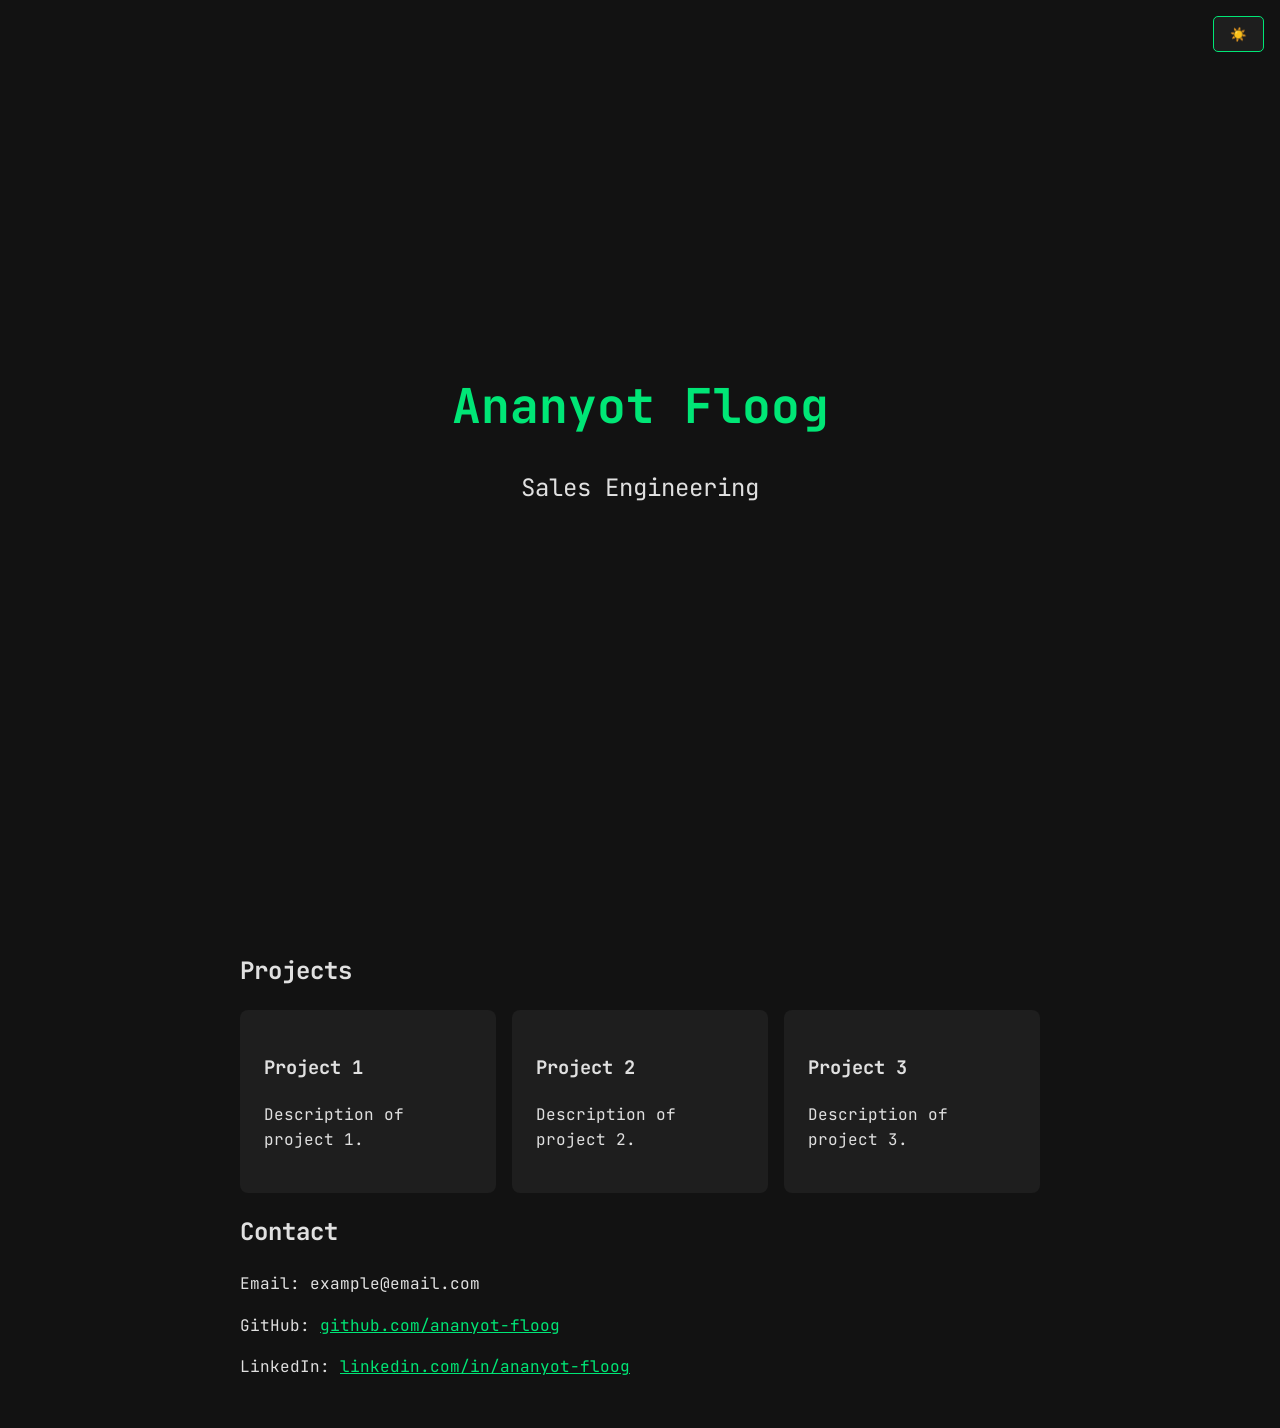
<file: index.html>
<!DOCTYPE html>
<html lang="en">
<head>
    <meta charset="UTF-8">
    <meta name="viewport" content="width=device-width, initial-scale=1.0">
    <title>Ananyot Floog | Sales Engineering Portfolio</title>
    <link rel="stylesheet" href="css/styles.css">
    <link href="https://fonts.googleapis.com/css2?family=JetBrains+Mono:wght@400;700&display=swap" rel="stylesheet">
</head>
<body>
    <button id="theme-toggle" aria-label="Toggle light/dark theme">☀️</button>
    <header>
        <section class="hero">
            <h1>Ananyot Floog</h1>
            <p class="subtitle">Sales Engineering</p>
        </section>
    </header>

    <main>
        <section id="projects">
            <h2>Projects</h2>
            <div class="project-grid">
                <div class="project-card">
                    <h3>Project 1</h3>
                    <p>Description of project 1.</p>
                </div>
                <div class="project-card">
                    <h3>Project 2</h3>
                    <p>Description of project 2.</p>
                </div>
                <div class="project-card">
                    <h3>Project 3</h3>
                    <p>Description of project 3.</p>
                </div>
            </div>
        </section>

        <section id="contact">
            <h2>Contact</h2>
            <p>Email: example@email.com</p>
            <p>GitHub: <a href="#">github.com/ananyot-floog</a></p>
            <p>LinkedIn: <a href="#">linkedin.com/in/ananyot-floog</a></p>
        </section>
    </main>

    <script src="js/scripts.js"></script>
</body>
</html>
</file>
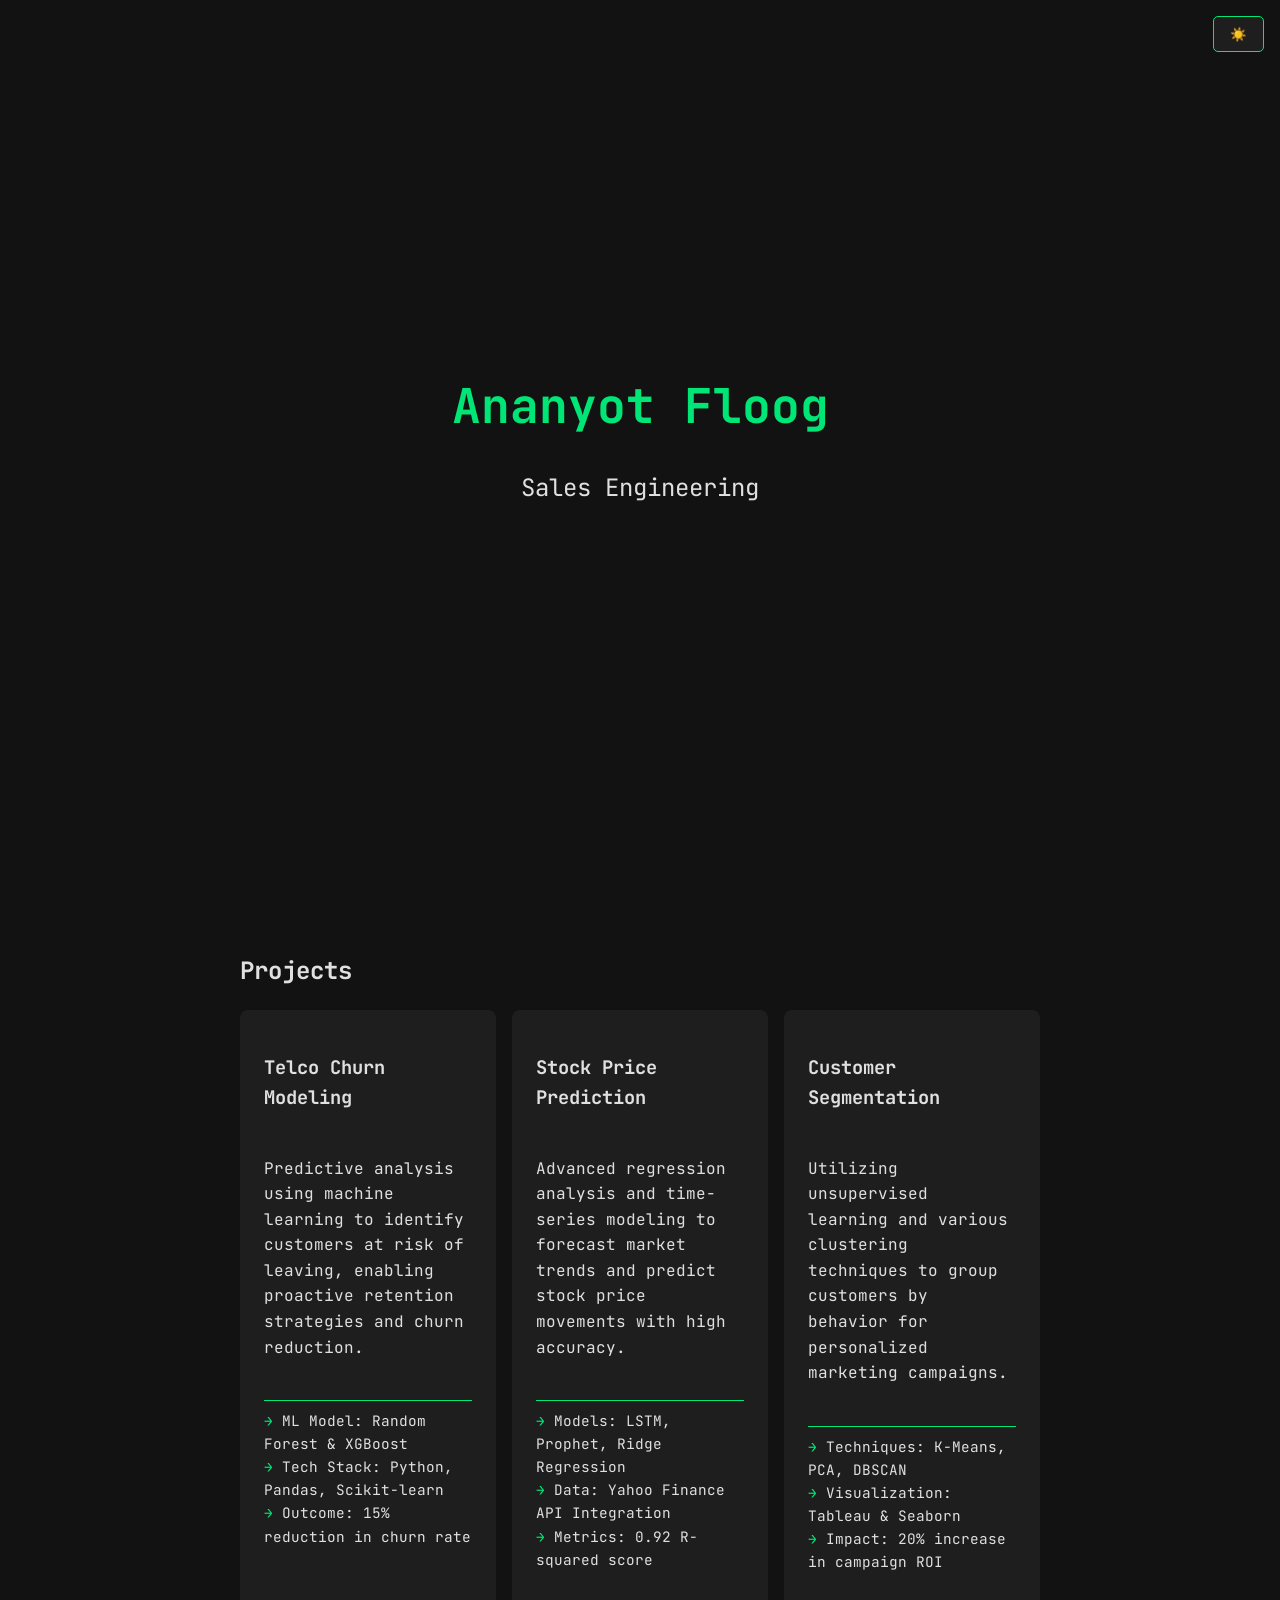
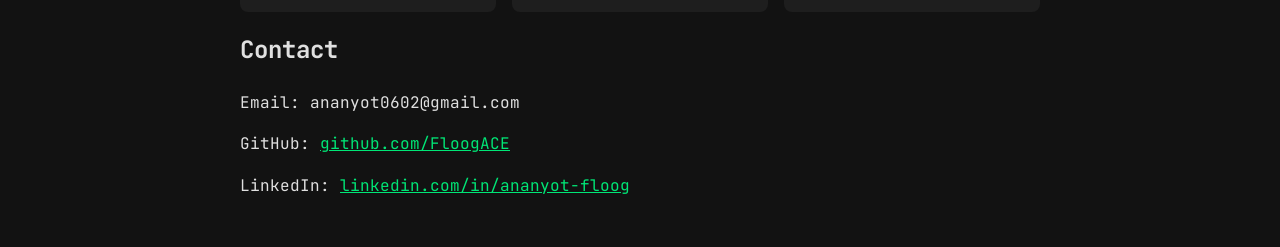
<file: docs/index.html>
<!DOCTYPE html>
<html lang="en">
<head>
    <meta charset="UTF-8">
    <meta name="viewport" content="width=device-width, initial-scale=1.0">
    <title>Ananyot Floog | Sales Engineering Portfolio</title>
    <link rel="stylesheet" href="css/styles.css">
    <link href="https://fonts.googleapis.com/css2?family=JetBrains+Mono:wght@400;700&display=swap" rel="stylesheet">
</head>
<body>
    <button id="theme-toggle" aria-label="Toggle light/dark theme">☀️</button>
    <header>
        <section class="hero">
            <h1>Ananyot Floog</h1>
            <p class="subtitle">Sales Engineering</p>
        </section>
    </header>

    <main>
        <section id="projects">
            <h2>Projects</h2>
            <div class="project-grid">
                <div class="project-card">
                    <h3>Telco Churn Modeling</h3>
                    <p>Predictive analysis using machine learning to identify customers at risk of leaving, enabling proactive retention strategies and churn reduction.</p>
                    <ul class="demo-content">
                        <li>ML Model: Random Forest & XGBoost</li>
                        <li>Tech Stack: Python, Pandas, Scikit-learn</li>
                        <li>Outcome: 15% reduction in churn rate</li>
                    </ul>
                </div>
                <div class="project-card">
                    <h3>Stock Price Prediction</h3>
                    <p>Advanced regression analysis and time-series modeling to forecast market trends and predict stock price movements with high accuracy.</p>
                    <ul class="demo-content">
                        <li>Models: LSTM, Prophet, Ridge Regression</li>
                        <li>Data: Yahoo Finance API Integration</li>
                        <li>Metrics: 0.92 R-squared score</li>
                    </ul>
                </div>
                <div class="project-card">
                    <h3>Customer Segmentation</h3>
                    <p>Utilizing unsupervised learning and various clustering techniques to group customers by behavior for personalized marketing campaigns.</p>
                    <ul class="demo-content">
                        <li>Techniques: K-Means, PCA, DBSCAN</li>
                        <li>Visualization: Tableau & Seaborn</li>
                        <li>Impact: 20% increase in campaign ROI</li>
                    </ul>
                </div>
            </div>
        </section>

        <section id="contact">
            <h2>Contact</h2>
            <p>Email: ananyot0602@gmail.com</p>
            <p>GitHub: <a href="https://github.com/FloogACE">github.com/FloogACE</a></p>
            <p>LinkedIn: <a href="#">linkedin.com/in/ananyot-floog</a></p>
        </section>
    </main>

    <script src="js/scripts.js"></script>
</body>
</html>
</file>
<file: css/styles.css>
:root {
    --bg-color: #121212;
    --text-color: #e0e0e0;
    --accent-color: #00e676;
    --card-bg: #1e1e1e;
}

body.light-theme {
    --bg-color: #ffffff;
    --text-color: #121212;
    --accent-color: #00796b;
    --card-bg: #f5f5f5;
}

body {
    background-color: var(--bg-color);
    color: var(--text-color);
    font-family: 'JetBrains Mono', monospace;
    margin: 0;
    padding: 0;
    line-height: 1.6;
    transition: background-color 0.3s, color 0.3s;
}

#theme-toggle {
    position: fixed;
    top: 1rem;
    right: 1rem;
    padding: 0.5rem 1rem;
    background: var(--card-bg);
    color: var(--text-color);
    border: 1px solid var(--accent-color);
    border-radius: 5px;
    cursor: pointer;
    font-family: inherit;
}

header {
    height: 100vh;
    display: flex;
    align-items: center;
    justify-content: center;
    text-align: center;
}

.hero h1 {
    font-size: 3rem;
    margin: 0;
    color: var(--accent-color);
}

.subtitle {
    font-size: 1.5rem;
}

main {
    padding: 2rem;
    max-width: 800px;
    margin: 0 auto;
}

.project-grid {
    display: grid;
    grid-template-columns: repeat(auto-fit, minmax(250px, 1fr));
    gap: 1rem;
    margin-top: 1rem;
}

.project-card {
    background-color: var(--card-bg);
    padding: 1.5rem;
    border-radius: 8px;
}

a {
    color: var(--accent-color);
}
</file>
<file: docs/css/styles.css>
:root {
    --bg-color: #121212;
    --text-color: #e0e0e0;
    --accent-color: #00e676;
    --card-bg: #1e1e1e;
}

body.light-theme {
    --bg-color: #ffffff;
    --text-color: #121212;
    --accent-color: #00796b;
    --card-bg: #f5f5f5;
}

body {
    background-color: var(--bg-color);
    color: var(--text-color);
    font-family: 'JetBrains Mono', monospace;
    margin: 0;
    padding: 0;
    line-height: 1.6;
    transition: background-color 0.3s, color 0.3s;
}

#theme-toggle {
    position: fixed;
    top: 1rem;
    right: 1rem;
    padding: 0.5rem 1rem;
    background: var(--card-bg);
    color: var(--text-color);
    border: 1px solid var(--accent-color);
    border-radius: 5px;
    cursor: pointer;
    font-family: inherit;
}

header {
    height: 100vh;
    display: flex;
    align-items: center;
    justify-content: center;
    text-align: center;
}

.hero h1 {
    font-size: 3rem;
    margin: 0;
    color: var(--accent-color);
}

.subtitle {
    font-size: 1.5rem;
}

main {
    padding: 2rem;
    max-width: 800px;
    margin: 0 auto;
}

.project-grid {
    display: grid;
    grid-template-columns: repeat(auto-fit, minmax(250px, 1fr));
    gap: 1rem;
    margin-top: 1rem;
}

.project-card {
    background-color: var(--card-bg);
    padding: 1.5rem;
    border-radius: 8px;
    display: flex;
    flex-direction: column;
    gap: 0.5rem;
}

.demo-content {
    list-style: none;
    padding: 0;
    margin-top: 1rem;
    font-size: 0.9rem;
    border-top: 1px solid var(--accent-color);
    padding-top: 0.5rem;
}

.demo-content li::before {
    content: "→ ";
    color: var(--accent-color);
}

a {
    color: var(--accent-color);
}
</file>
